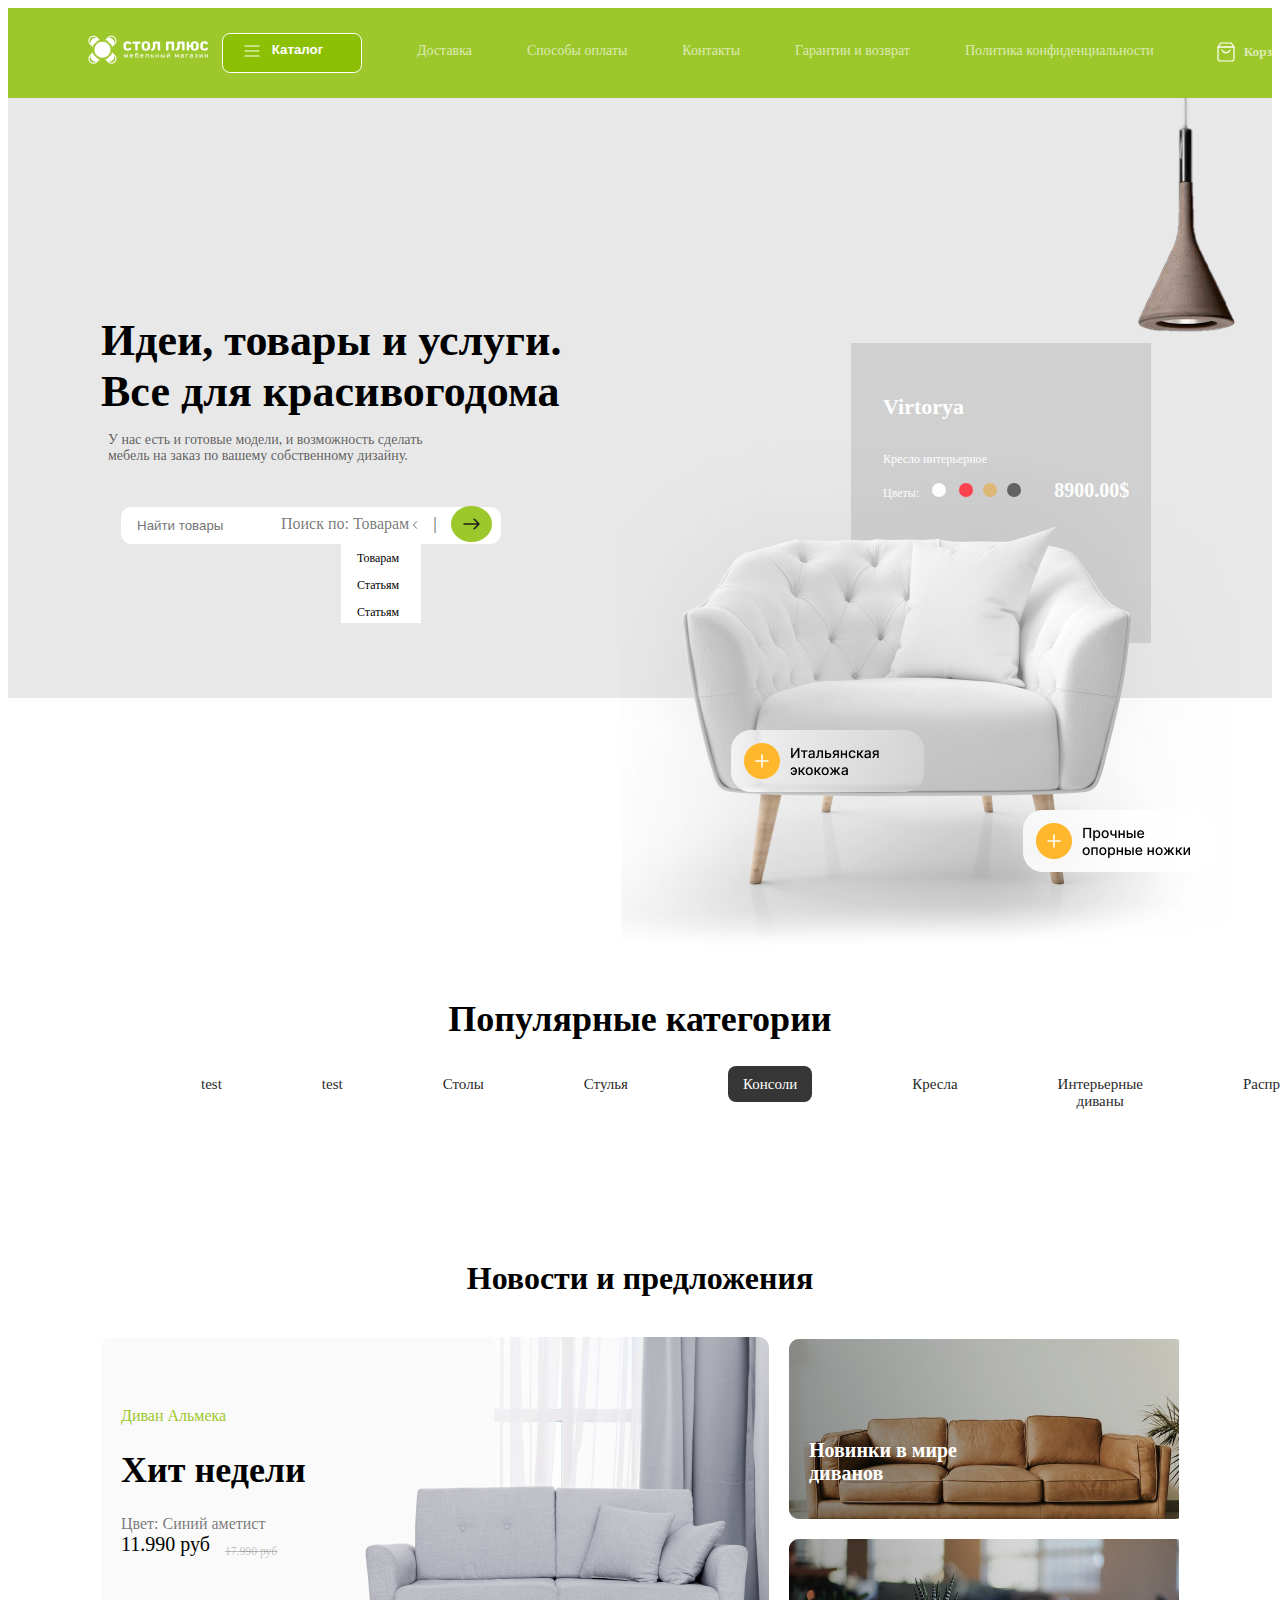
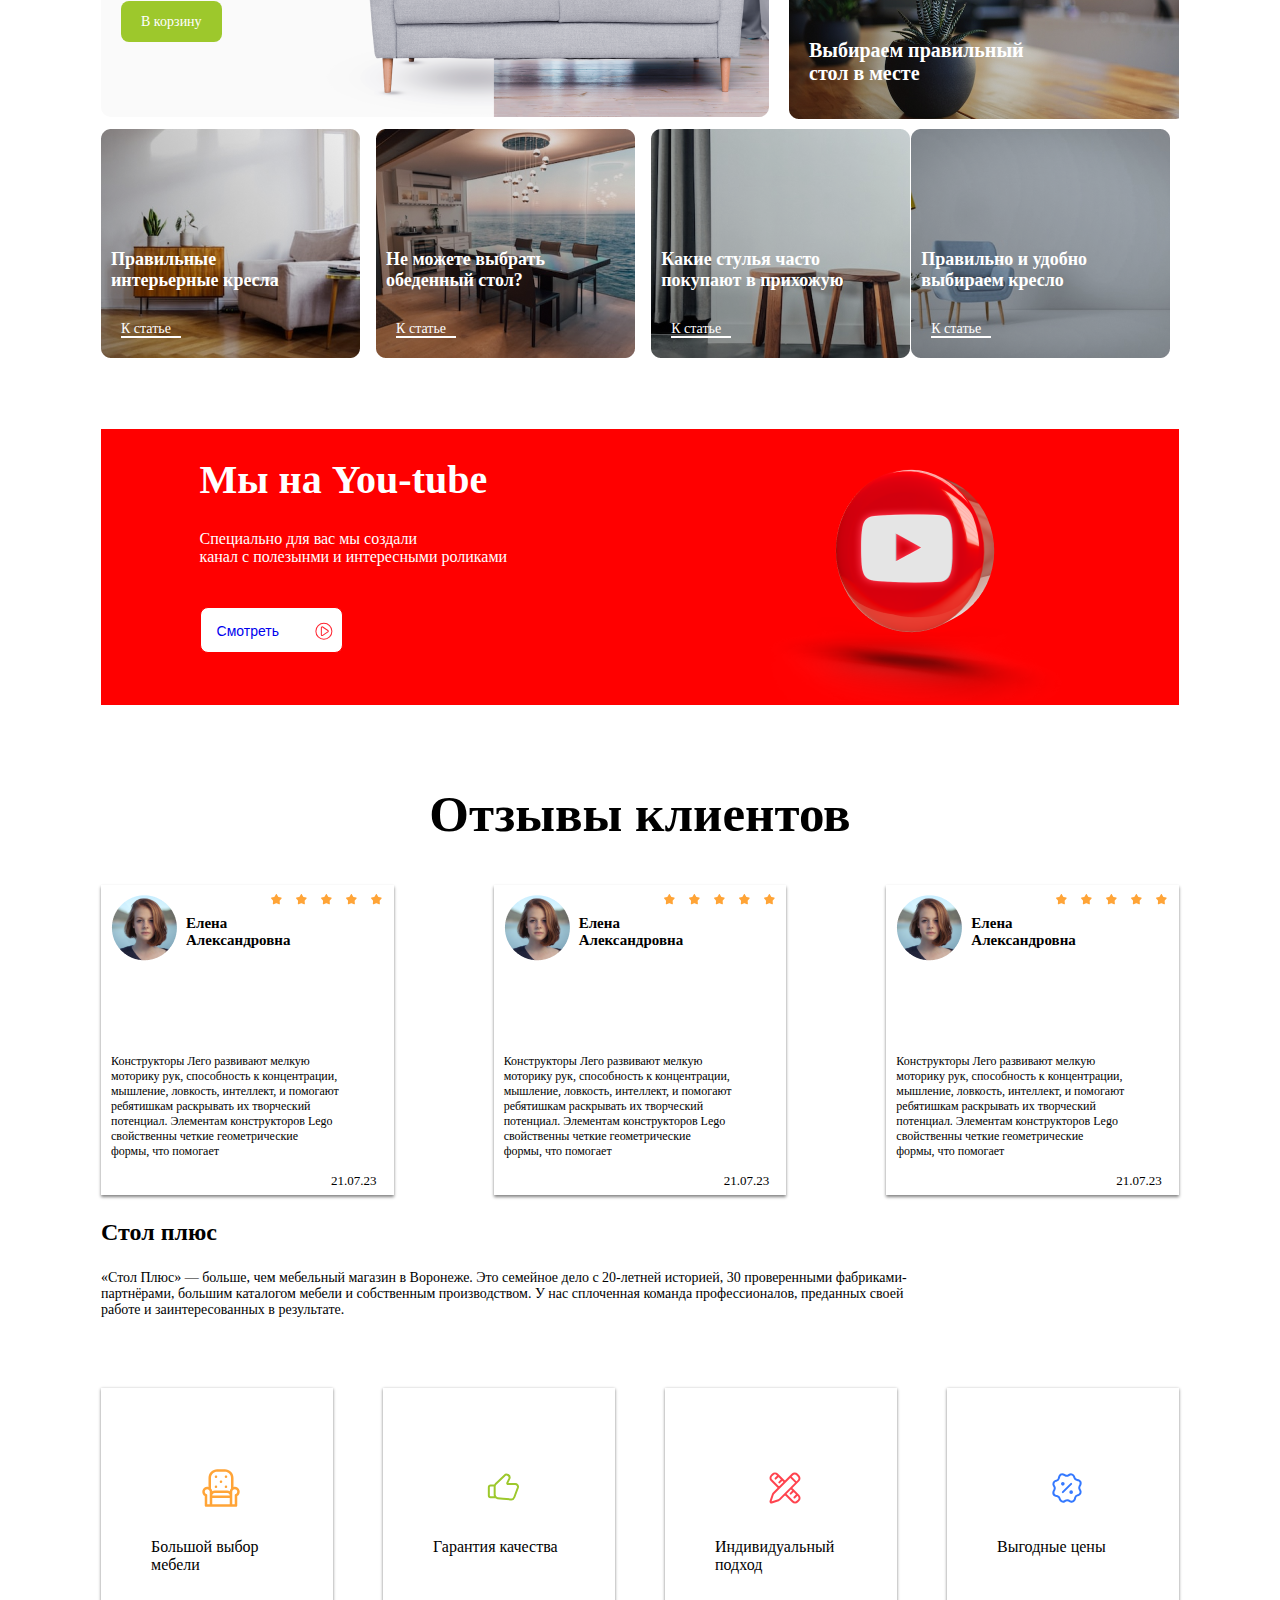
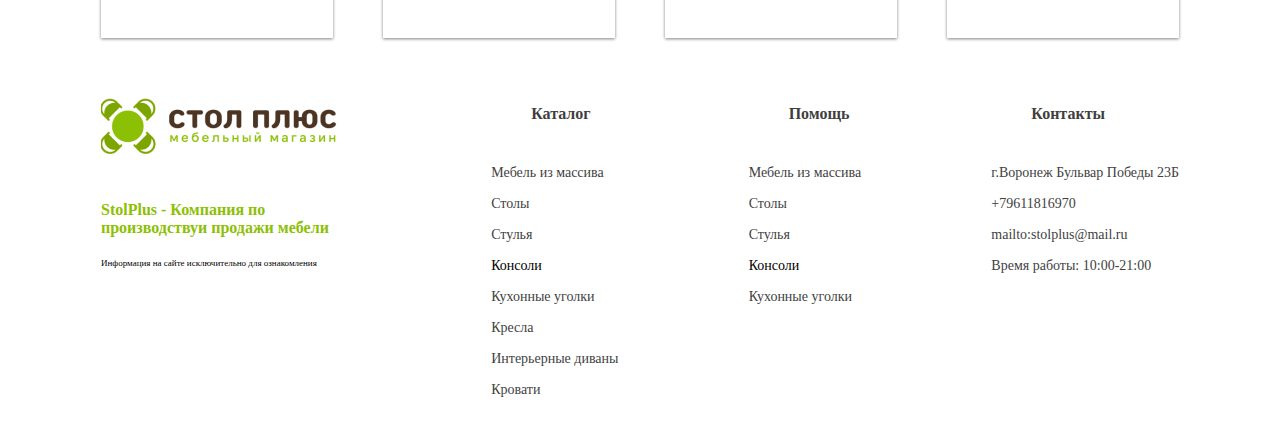
<file: index.html>
<!DOCTYPE html>
<html lang="en">
<head>
    <meta charset="UTF-8">
    <meta http-equiv="X-UA-Compatible" content="IE=edge">
    <meta name="viewport" content="width=device-width, initial-scale=1.0">
    <link rel="stylesheet" href="/style/style.css">
    <link rel="icon" href="/img/Mask group.svg" type="image/x-icon" />
    <title> Table Plus</title>
    
</head>
<body>


    <header class="one">
       
            <main class="head">
                <div class="one-one">
                <div class="one-head">
                 <img src="/img/Mask group (2).png" alt="">
                </div>
                <div class="one-katalog">
                    <button class="one-btn">
                        <img src="/img/menu-hamburger.svg" alt="">
                    <a href="./html/index.htm">

                        <h4 class="one-katalog-1">Каталог</h4>

                    </a>  
                </button>
                </div>  
                <div class="one-menu-ul">
                    <ul class="one-menu-li">
                        <li> <a href="">Доставка</a> </li>
                        <li> <a href="">Способы оплаты</a> </li>
                        <li> <a href="">Контакты</a> </li>
                        <li> <a href="">Гарантии и возврат</a></li>
                        <li> <a href="">Политика конфиденциальности</a></li>
                    </ul>
                </div>
                <div class="one-korzina">
                    <img src="/img/shopping-bag.svg" alt=""> <h5>Корзина</h5>
                </div>
            </div>
            </main>
            <section class="section-one">
                <section class="section-one-img">
                    <img src="/img/Слой 1 1.png" alt="">
                </section>
                 <div class="container">
                <h1 class="section-one-zagalovok">Идеи, товары и услуги. <br>
                    Все для красивогодома</h1>
                    <p class="section-one-text">У нас есть и готовые модели, и возможность сделать <br> мебель на заказ по вашему собственному дизайну.</p>
               
                <div class="section-one-strelka">
                    <span class="section-one-strelka-1"> <  </span>
                    <span class="section-one-strelka-2">></span>
                </div>
                <div class="section-one-input">
                    <input type="text" placeholder="Найти товары">
                </div>
                <div class="second-one-input-span">
                    <span class="second-one-span">Поиск по: Товарам<img src="/img/chevron-top.svg" alt="">       <b>|</b> <div class="section-one-div-strelka"><img src="/img/shape.svg" alt=""></div></span>
                </div>
                <div class="section-one-text3">
                    <p class="section-one-texet-p" >   <a href="">Товарам</a> </p>
                    <p class="section-one-texet-p-1" > <a class="section-one-text-3-a" href="">Статьям</a> </p>
                    <p class="section-one-texet-p-1" > <a class="section-one-text-3-a" href="">Статьям</a> </p>
                </div>
                <div class="section-one-virtoria">
                    <div class="section-one-virtoria-blok">
                        <h4>Virtorya</h4>
                        <span class="section-one-virtoria-blok-span">Кресло интерьерное</p>
                        <span>Цветы: <img src="/Ellipse 3.svg" alt=""> <img src="/Ellipse 4.svg" alt=""><img src="/Ellipse 5.svg" alt=""><img src="/Ellipse 6.svg" alt="">  </span>
                        <span class="section-one-virtoria-num">8900.00$</num>
                    </div>
                </div>
                <div class="section-one-box">
                    <div class="section-one-box-blok">
                        <img src="/870 1.png" alt="">
                        <img class="section-one-box-blok-1" src="/Group 48096148.png" alt="">
                        <img class="section-one-box-blok-2" src="/Group 48096147.png" alt="">
                    </div>
                </div>    

            </div>
            </section>
    </header>
        <section class="two">
            <div class="container">
                <h3 class="two-text-h3">Популярные категории</h3>
                <div class="two-ol">
                    <ol>
                        <li>test</li>
                        <li>test</li>
                        <li>Столы</li>
                        <li>Стулья</li>
                        <li class="two-ol-btn"><a href="">Консоли</a></li>
                        <li>Кресла</li>
                        <li>Интерьерные диваны</li>
                        <li>Распродажа</li>
                    </ol>
                </div>

                 <div class="two-image">
                    <!-- <div class="two-img-image">
                        <img src="/image/4rxja2veeongo6g5n5gsux5x3q0iz7ac-transformed 2.png" alt="">
                        <h5>Стул Венеция</h5>
                        <p>Белый</p>
                        <span>11.990 руб</span>
                    </div>

                    <div class="two-img-image-1">
                        <img src="/image/01.png" alt="">
                        <h5>Стул ALLY VBP-206</h5>
                        <p>Светло бежевый</p>
                        <span>11.990 руб <sub><del>17.990 руб</del></sub></span>
                    </div>

                    <div class="two-img-image">
                        <img src="/image/4rxja2veeongo6g5n5gsux5x3q0iz7ac-transformed 2.png" alt="">
                        <h5>Стул Рио</h5>
                        <p>Велюрово синий</p>
                        <span>14.000 руб</span>
                    </div>

                    <div class="two-img-image">
                        <img src="/image/4rxja2veeongo6g5n5gsux5x3q0iz7ac-transformed 2.png" alt="">
                        <h5>Стул Виктория</h5>
                        <p>Желтый</p>
                        <span>8.500 руб</span>
                    </div> -->
                <!-- </div> 

                <div class="two-image"> -->
                    <!-- <div class="two-img-image">
                        <img src="/image/4rxja2veeongo6g5n5gsux5x3q0iz7ac-transformed 2.png" alt="">
                        <h5>Стул Венеция</h5>
                        <p>Белый</p>
                        <span>11.990 руб</span>
                    </div>

                    <div class="two-img-image-1">
                        <img src="/image/01.png" alt="">
                        <h5>Стул ALLY VBP-206</h5>
                        <p>Светло бежевый</p>
                        <span>11.990 руб <sub><del>17.990 руб</del></sub></span>
                    </div>

                    <div class="two-img-image">
                        <img src="/image/4rxja2veeongo6g5n5gsux5x3q0iz7ac-transformed 2.png" alt="">
                        <h5>Стул Рио</h5>
                        <p>Велюрово синий</p>
                        <span>14.000 руб</span>
                    </div>

                    <div class="two-img-image">
                        <img src="/image/4rxja2veeongo6g5n5gsux5x3q0iz7ac-transformed 2.png" alt="">
                        <h5>Стул Виктория</h5>
                        <p>Желтый</p>
                        <span>8.500 руб</span>
                    </div> -->
                </div>
            </div>
        </section>


    <section class="three">
        <div class="container">
        <h1 class="section-text">Новости и предложения</h1>

        <div class="section-image">
            <div class="section-img">
                <p class="section-text-p">Диван Альмека</p>
                <h1 class="section-zagalovok">Хит недели</h1>
                <span class="section-text-p1">Цвет: Синий аметист</span> <br>
                <span class="section-span">11.990 руб <span class="section-span1"> <sub> <del>17.990 руб</del> </sub> <br> </span>
                <span class="section-knopka"> <a href="">В корзину</a> </span>
            </div>
            <div class="section-img1">
                <div class="img-blok1">
                    <h3 class="section-zogolovok">Новинки в мире <br> диванов</h3>
                </div>

                <div class="img-blok2">
                    <h3 class="section-zogolovok">Выбираем правильный <br> стол в месте</h3>
                </div>
                
            </div>  
        </div>

        <div class="section-blok">
            <div class="section-box">
                <h5>Правильные <br>интерьерные кресла</h5>
                <p class="section-box-text">К статье</p>
                <p class="section-box-border-top"></p>
            </div>
            <div class="section-box1">
                <h5>Не можете выбрать <br>обеденный стол?</h5>
                <p class="section-box-text">К статье</p>
                <p class="section-box-border-top"></p>
            </div>
            <div class="section-box2">
                <h5>Какие стулья часто <br>покупают в прихожую</h5>
                <p class="section-box-text">К статье</p>
                <p class="section-box-border-top"></p>
            </div>
            <div class="section-box3">
                <h5>Правильно и удобно <br>выбираем кресло</h5>
                <p class="section-box-text">К статье</p>
                <p class="section-box-border-top"></p>
            </div>
        </div>


        <div class="section-youtube">
            <div class="section-youtube-text">
                <h1 class="section-youtube-zaga">Мы на You-tube</h1>
                <p class="section-youtube-textP">Специально для вас мы создали <br>
                    канал с полезынми и интересными роликами</p>
                    <button class="section-youtube-knop"> <a href="https://www.youtube.com/@davita-745">Смотреть</a>  <img src="play-circle (1).svg " alt=""> </button>
            </div>
            <div class="section-youtube-img">
                <img src="/image/glowing_youtube_logo_on_a_realistic_3d_circle 1 (1).png" alt="">
            </div>
        </div>
        </div>
    </section>

    <div class="section-four">
        <div class="container">
        <div class="section-four-text">
            <h2>Отзывы клиентов</h2>
        </div>
        <div class="section-otzyv">
            
            <div class="section-otzyv-blok">
                <img src="/image/Mask group (1).png" alt=""><h4>Елена <br> Александровна</h4>
                <div class="iconka-svg">
                    <img src="Star 1.svg" alt="">
                    <img src="Star 1.svg" alt="">
                    <img src="Star 1.svg" alt="">
                    <img src="Star 1.svg" alt="">
                    <img src="Star 1.svg" alt="">
                </div>
                <p>Конструкторы Лего развивают мелкую <br> моторику рук, способность к концентрации, <br> мышление, ловкость, интеллект, и помогают <br> ребятишкам раскрывать их творческий <br> потенциал. Элементам конструкторов Lego <br> свойственны четкие геометрические <br> формы, что помогает </p>
                <span>21.07.23</span>
            </div>
            <div class="section-otzyv-blok1">
                <img src="/image/Mask group (1).png" alt=""><h4>Елена <br> Александровна</h4>
                <div class="iconka-svg">
                    <img src="Star 1.svg" alt="">
                    <img src="Star 1.svg" alt="">
                    <img src="Star 1.svg" alt="">
                    <img src="Star 1.svg" alt="">
                    <img src="Star 1.svg" alt="">
                </div>
                <p>Конструкторы Лего развивают мелкую <br> моторику рук, способность к концентрации, <br> мышление, ловкость, интеллект, и помогают <br> ребятишкам раскрывать их творческий <br> потенциал. Элементам конструкторов Lego <br> свойственны четкие геометрические <br> формы, что помогает </p>
                <span>21.07.23</span>
            </div>
            <div class="section-otzyv-blok1">
                <img src="/image/Mask group (1).png" alt=""> <h4>Елена <br> Александровна</h4>
                <div class="iconka-svg">
                    <img src="Star 1.svg" alt="">
                    <img src="Star 1.svg" alt="">
                    <img src="Star 1.svg" alt="">
                    <img src="Star 1.svg" alt="">
                    <img src="Star 1.svg" alt="">
                </div>
                <p>Конструкторы Лего развивают мелкую <br> моторику рук, способность к концентрации, <br> мышление, ловкость, интеллект, и помогают <br> ребятишкам раскрывать их творческий <br> потенциал. Элементам конструкторов Lego <br> свойственны четкие геометрические <br> формы, что помогает</p>
                <span>21.07.23</span>
            </div>
        </div>
        
        <section class="section-five">
            <div class="section-five-text">
                <h3>Стол плюс</h3>
                <p>«Стол Плюс» — больше, чем мебельный магазин в Воронеже. Это семейное дело с 20-летней историей, 30 проверенными фабриками- <br> партнёрами, большим каталогом мебели и собственным производством. У нас сплоченная команда профессионалов, преданных своей <br> работе и заинтересованных в результате.</p>
            </div>

            <div class="section-five-icons">
                <div class="icons-five1">
                    <img src="armchair-chair-furniture-sofa-svgrepo-com 1.svg" alt="">
                    <p>Большой выбор <br> мебели</p>
                </div>
                <div class="icons-five">
                    <img src="like.svg" alt="">
                    <p>Гарантия качества</p>
                </div>
                <div class="icons-five">
                    <img src="drawing.svg" alt="">
                    <p>Индивидуальный <br> подход</p>
                </div>
                <div class="icons-five">
                    <img src="blob-discount.svg" alt="">
                    <p>Выгодные цены</p>
                </div>
            </div>
        </div>
        </section>

    </div>
    </div>

    <footer>
        <div class="container">
            <div class="footer-ol">
        <div class="footer-img">
           <img src="/img/Стол-плюс-footer-1 1 (1).png" alt="">
            <h4 class="footer-text">StolPlus - Компания по <br> производствуи продажи мебели</h4>
            <p class="footer-text-p">Информация на сайте исключительно для ознакомления</p>
        </div>
        
            <div class="footer-ul">
                <h5 class="footer-zagalovok">Каталог</h5>
                <ul>
                    <li>Мебель из массива</li>
                    <li>Столы</li>
                    <li>Стулья</li>
                    <li class="footer-console">Консоли</li>
                    <li>Кухонные уголки</li>
                    <li>Кресла</li>
                    <li>Интерьерные диваны</li>
                    <li>Кровати</li>
                </ul>
            </div>

            <div class="footer-ul">
                <h5 class="footer-zagalovok">Помощь</h5>
                <ul>
                    <li>Мебель из массива</li>
                    <li>Столы</li>
                    <li>Стулья</li>
                    <li class="footer-console">Консоли</li>
                    <li>Кухонные уголки</li>
                </ul>
            </div>

            <div class="footer-ul">
                <h5 class="footer-zagalovok">Контакты</h5>
                <ul>
                    <li>г.Воронеж Бульвар Победы 23Б</li>
                    <li>+79611816970</li>
                    <li>mailto:stolplus@mail.ru</li>
                    <li>Время работы: 10:00-21:00</li>
                </ul>
            </div>
        </div>
        </div>
    </footer>



    <script src="/js/script.js"></script>
</body>
</html>
</file>
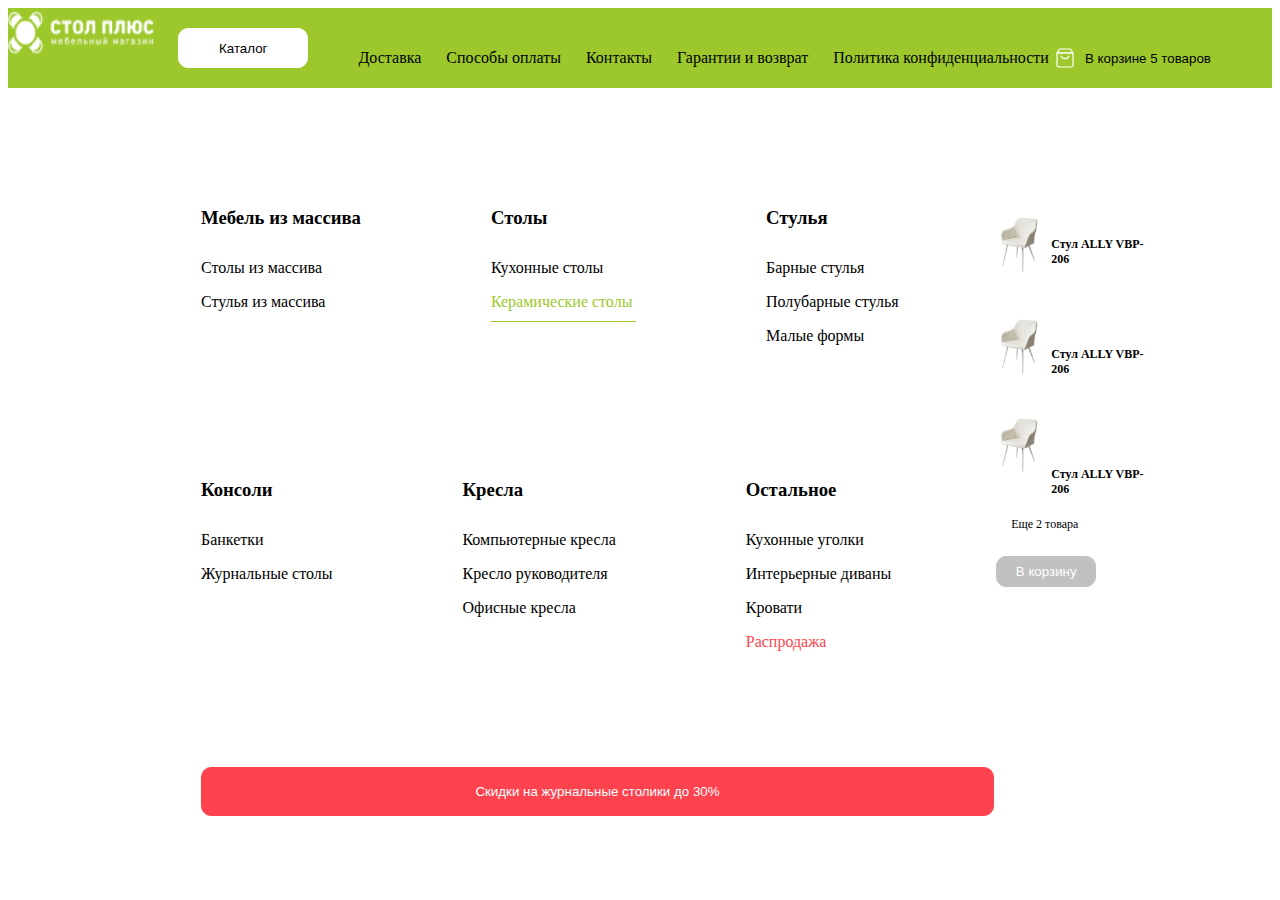
<file: html/index.htm>
<!DOCTYPE html>
<html lang="en">
<head>
    <meta charset="UTF-8">
    <meta name="viewport" content="width=device-width, initial-scale=1.0">
    <title>Document</title>
    <link rel="stylesheet" href="/style/style.css">
    <link rel="stylesheet" href="../index.html">
</head>
<body>
    <header class="header-1">
            <div class="title-1">
         
                <img class="title-img" src="/img/Mask group (4).png" width="150px" height="50px">
                <button class="button-4">Каталог</button>
                <div class="aku-1">
                <ul class="ul-4">
                    <li class="li-1">Доставка</li>
                    <li class="li-2">Способы оплаты</li>
                    <li class="li-3">Контакты</li>
                    <li class="li-4">Гарантии и возврат</li>
                    <li class="li-5">Политика конфиденциальности</li>
                    <button class="korzina"><img class="img-5" src="/shopping-bag.svg" alt=""> <p>В корзине 5 товаров</p> </button>
                </ul>
            </div>
        </div>
        <div class="container">
             <div class="aku-2">
                <div class="put">
              <h3 class="aki-1">Мебель из массива</h3>
              <p class="pishka-1">Столы из массива</p>
              <p class="pishka-2">Стулья из массива</p>
            </div>
            <div class="put-1">
              <h3 class="aki-2">Столы</h3>
              <p class="pishka-3">Кухонные столы</p>
              <p class="pishka-4">Керамические столы</p>
            </div>
            <div class="put-2">
              <h3 class="aki-3">Стулья</h3>
              <p class="pishka-5">Барные стулья</p>
              <p class="pishka-6">Полубарные стулья</p>
              <p class="pishka-7">Малые формы</p>
            </div>
           </div>
           <div class="aku-3">
           <div class="put-3">
            <h3 class="aki-4">Консоли</h3>
            <p class="pishka-8">Банкетки</p>
            <p class="pishka-9">Журнальные столы</p>
        </div>
            <div class="put-4">
            <h3 class="aki-5">Кресла</h3>
            <p class="pishka-10">Компьютерные кресла</p>
            <p class="pishka-11">Кресло руководителя</p>
            <p class="pishka-12">Офисные кресла</p>
        </div>
        <div class="put-5">
            <h3 class="aki-6">Остальное</h3>
            <p class="pishka-13">Кухонные уголки</p>
            <p class="pishka-14">Интерьерные диваны</p>
            <p class="pishka-15">Кровати</p>
            <p class="pishka-16">Распродажа</p>
        </div>
     
             
            <div class="aku-4">
                <img class="stul-1" src="/img/4rxja2veeongo6g5n5gsux5x3q0iz7ac-transformed 1.png" alt="">
                <img class="stul-2" src="/img/4rxja2veeongo6g5n5gsux5x3q0iz7ac-transformed 1.png" alt="">
                <img class="stul-3" src="/img/4rxja2veeongo6g5n5gsux5x3q0iz7ac-transformed 1.png" alt="">
                <h5 class="ashka">Стул ALLY VBP-206</h5>
                <h5 class="ashka-1">Стул ALLY VBP-206</h5>
                <h5 class="ashka-2">Стул ALLY VBP-206</h5>
                <p class="pishka-17">Еще 2 товара</p>
                <button class="button-1">В корзину</button>

             


            </div>
           </div>
           <div class="skidka-1">
            <button class="skidka">Скидки на журнальные столики до 30%</button>
        </div>

           </div>
          
         

       
        
</header>


     <script src="/one.js/app.js"></script>

</body>
</html>
</file>
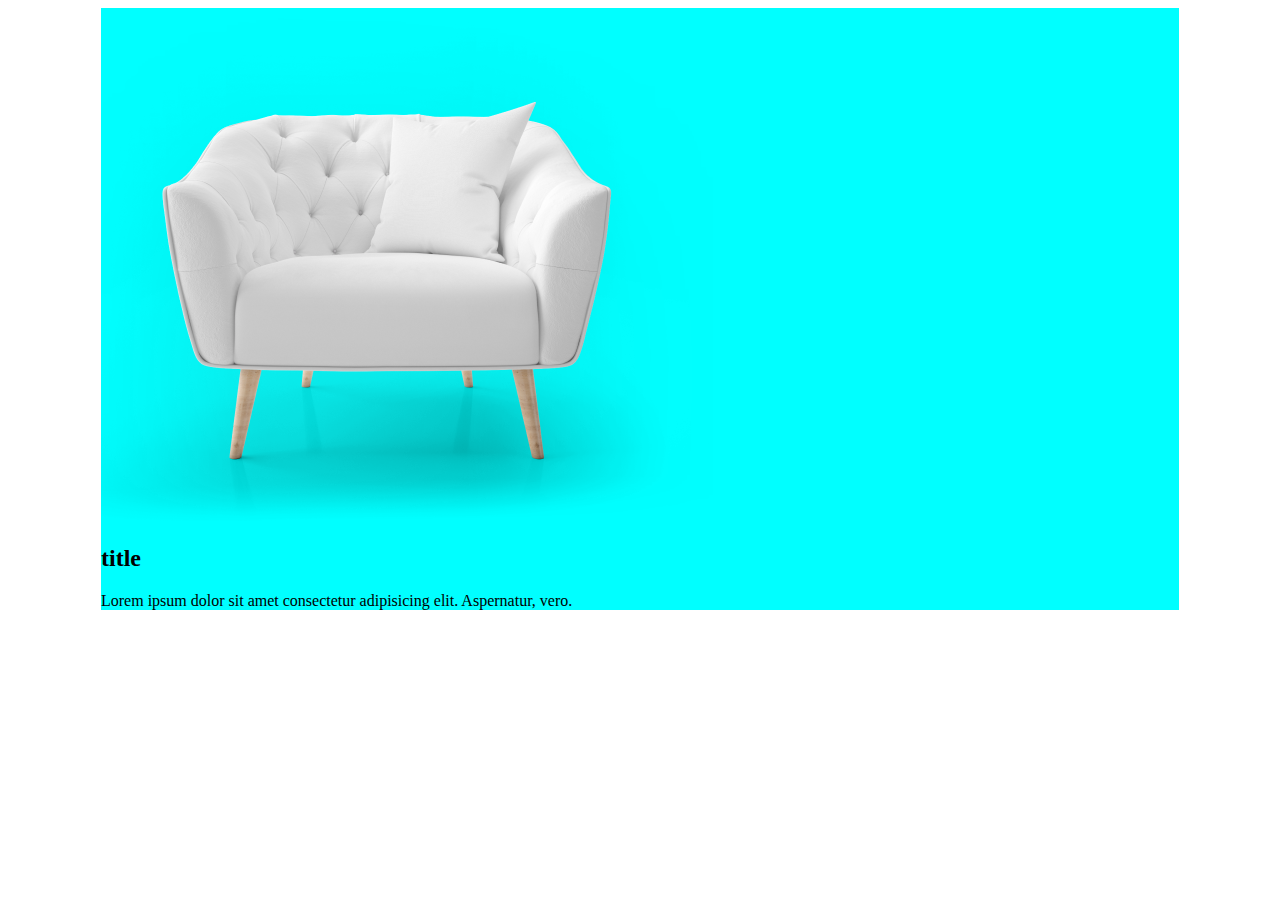
<file: img.html>
<!DOCTYPE html>
<html lang="en">
<head>
    <meta charset="UTF-8">
    <meta http-equiv="X-UA-Compatible" content="IE=edge">
    <meta name="viewport" content="width=device-width, initial-scale=1.0">
    <link rel="stylesheet" href="/style/img.css">
    <link rel="icon" href="/img/Mask group.svg" type="image/x-icon" />
    <title> Table Plus</title>
</head>
<body>
    <header>
        <div class="container">
            <div class="card">
                <div class="box">
                    <img src="./870 1.png" alt="">
                    <div class="title">
                        <h2>title</h2>
                        <p>Lorem ipsum dolor sit amet consectetur adipisicing elit. Aspernatur, vero.
                        </p>
                    </div>
                </div>
            </div>
        </div>
    </header>
    <script src="./js/img.js"></script>
</body>
</html>
</file>
<file: style/style.css>
.ul-4{
    display: flex;
    list-style: none;
    margin-left: 25px;
}
.two-ol ol li:hover{
    color:#8CC004;
}
.li-1{
    margin-left: 25px;

}
.li-2{
    margin-left: 25px;
    
}
.li-3{
    margin-left: 25px;
    
}
.li-4{
    margin-left: 25px;
    
}
.li-5{
    margin-left: 25px;
    
}
.aku-2{
    display: flex;
    margin-top: 100px;
    margin-right: 100px;
    margin-left: 100px;
}
.aku-3{
    display: flex;
    margin-top: 100px;
    margin-right: 100px;
    margin-left: 100px;
    margin-bottom: 100px;

}
.title-1{
    display: flex;
    background: #9DC82C;
    height: 80px;
    
}
.korzina {
    margin-left: 25px;
    margin-top: -4px;
    margin-bottom: 10px;
    background-color:  #9DC82C;
    border-radius: 10px;
    border: 1px solid #9DC82C;
}
.korzina img{
    margin-bottom: 10px;
    margin-left: -155px;
}
.korzina p{
    margin-top: -32px;
    margin-left: 10px;
}
.img-5{
    margin-bottom: -4px;
}


.stul-1{
    position: relative;
    width: 40px;
    margin: 10px;
    margin-left: 200px ;
    

}
.pishka-1{
    margin-top: 30px;
}
.pishka-2{
    margin-top: 15px;
}
.pishka-3{
    margin-top: 30px;
}
.pishka-4{
    color: #9DC82C;
    margin-top: 15px;
}
.pishka-5{
    margin-top: 30px;
}
.pishka-6{
    margin-top: 15px;
}
.pishka-7{
    margin-top: 15px;
}
.pishka-8{
    margin-top: 30px;
}
.pishka-9{
    margin-top: 15px;
}
.pishka-10{
    margin-top: 30px;
}
.pishka-11{
    margin-top: 15px;
}
.pishka-12{
    margin-top: 15px;
}
.pishka-13{
    margin-top: 30px;
}
.pishka-14{
    margin-top: 15px;
}
.pishka-15{
    margin-top: 15px;
}
.pishka-16{
    margin-top: 15px;
    color: #FF434E;
}
.put-1{
    margin: 0 130px;
}

.put-4{
    margin: 0 130px;
}
.aku-4{
width: 50px;
}
.button-4{
    margin-left: 20px;
    height: 40px;
    padding: 0 40px;
    margin-top: 20px;
    border-radius: 10px;
    background-color: #FFFFFF;
    border: 1px solid #FFFFFF;
}
.button-1{
    position: static;
    width: 100px;
    margin-left: 105px;
    margin-top: 20px;
    /* margin: 80px; */
    margin-bottom: 40px;
    padding-top: 20px 0;
    padding: 7px ; 
    color: #fff;
    background-color: #C1C1C1;
    border-radius: 10px;
    border: 1px solid #C1C1C1;
}
.aku-1{
    margin-top: 25px;
}
.aku-4 .ashka{
    position: sticky;
    font-size: 12px;
    width: 100px;
    margin: 200px;
    margin-top: -360px;  
    padding: 20px 0;
    margin-left: 160px;
}
.aku-4 .ashka-1{
    position: sticky;
    font-size: 12px;
    width: 100px;
    margin: 200px;
    margin-top: -240px;  
    padding: 100px 0;
    margin-left: 160px;

   
}
.put-1 .pishka-4{
    border-bottom: 1px solid #9DC82C;
    padding-bottom: 10px;
    width: 145px;
}
.aku-4 .ashka-2{
    position: sticky;
    font-size: 12px;
    width: 100px;
    margin: 200px;
    margin-top: -230px;  
    padding: 20px 0;
    margin-left: 160px;
}
.skidka{
    margin-left: 100px;
    width: 793px;
    height: 49px;
    top: 624px;
    left: 242px;
    border-radius: 10px;
   background-color: #FF434E;
   color: #fff;
   border: 1px solid #FF434E;
}
.aku-4 .stul-1{
    position: sticky;
    margin: 80px;
    padding-top: 15px;
    margin-top: -800px;  
    padding: 20px 0;
    margin-left: 108px;
}
.aku-4 .stul-2{
    position: sticky;
    width: 40px;
    margin: 200px;
    padding-top: 15px;
    margin-top: -300px;  
    padding: 20px 0;
    margin-left: 108px;
}
.aku-4 .stul-3{
    position: sticky;
    width: 40px;
    margin: 80px;
    padding-top: 15px;
    margin-top: -100px;  
    padding: 20px 0;
    margin-left: 108px;
}
 .aku-4 .pishka-17{
    position: sticky;
    font-size: 12px;
    width: 180px;
    height: 7px;
    /* top: 120px; */
   margin-top: -200px;
   margin-left: 120px;
}
*{
    padding: 0;
    box-sizing: border-box;

}

.container{
    /* padding: 0; */
    margin: 0 auto ;
    width: 1078px;
}
.head{
    background: rgba(157, 200, 44, 1);
    height: 90px;
}
.one-one{
    display: flex;
    /* flex-wrap: wrap; */

    /* justify-content: space-between; */
}
.one-menu-li{
    display: flex;
    /* justify-content: space-between; */
    margin-top: 15px;
}
.one-menu-li a:hover{
    color: aquamarine;
    background: #C1C1C1;
    padding: 10px 15px;
    border: 1px solid #C1C1C1;  
}
.one-menu-li li{
    margin-left: 55px;
    list-style: none;
    margin-top: 20px;
    color: white;
    font-weight: 500;
    font-size: 14px;
} 
.one-menu-li li a{
    list-style: none;
    text-decoration: none;
    color: rgba(255, 255, 255, 0.65);
}
.one-katalog-1{
    margin-top: 35px;
    margin-left: 30px;
    position: relative;
    top: -54px;
    margin-right: 19px;
    color: white;
}
.one-btn img{
    position: relative;
    left: -40px;
    top: 5px;
}
.one-head img{
    margin-left: 80px;
    margin-top: 25px;
}
.one-btn a{ 
    text-decoration: none;
}


.one-btn{
    border: 1px solid white;
    background: #8CC004;
    height: 40px; 
    width: 140px;
    margin-top: 25px;
    margin-left: 10px;
    border-radius: 8px;

}
.one-korzina img{
    margin-top: 32px;
    margin-left: 60px;
}
.one-korzina h5{
    position: relative;
    bottom: 46.5px;
    right: -90px;
    color: rgba(255, 255, 255, 0.65);
}


.section-one{
    background:rgba(232, 232, 232, 1);
    padding-top: 20px;
    height: 600px;
}
.section-one-img{
    margin-left: 1130px;
    position: relative;
    bottom: 20px;
}
.section-one-zagalovok{
    padding-top: 50px;
    font-weight: 700;
    font-size: 44px;
    position: relative;
    top: -120px;
    color: rgba(0, 0, 0, 1);
}
.section-one-text{
    position: relative;
    top: -135px;
    left: 7px;
    font-weight: 400;
    font-size: 14px;
    color: rgba(29, 28, 28, 0.7);
}
.section-one-strelka-1{
    font-weight: 900;
    font-size: 30px;
    color: #8CC004;
    position: relative;
    top: -270px;
    left: -170px;
}
.section-one-strelka-2{
    font-weight: 900;
    font-size: 30px;
    color: #8CC004;
    position: relative;
    top: -270px;
    left: 1170px;
}
.section-one-input input{
    width: 380px; 
    padding: 10px 15px;  
    border-radius: 10px;
    margin-left: 20px;
    position: relative;
    top: -140px;
    border: 1px solid white;
}
.second-one-input-span span{
    position: relative;
    top: -175px ;
    left: 180px;
    color: rgba(0, 0, 0, 0.55);
}
.second-one-input-span img{
    position: relative;
    top: 7.5px;
    left: -4px;
    right: 10px;
}

.section-one-div-strelka img{
    border-radius: 50%;
    background: rgba(157, 200, 44, 1);
    padding: 12px 12px;
    position: relative;
    top: -27px;
    left: 170px;
}
.section-one-text3{
    width: 80px;
    height: 85px;
    background: white;
    border: 1px solid white;
    position: relative;
    top: -210px;
    left: 240px;
    padding-left: 15px;
    font-weight: 400;
    font-size: 12px;
}
.section-one-texet-p-1{
    color:rgba(0, 0, 0, 0.55);
    font-weight: 400;
    font-size: 12px;
}
.section-one-text3 a{
    text-decoration: none;
    color: #000000;
}
.section-one-text-3-a{
    color:rgba(0, 0, 0, 0.55)
    ;
}
.section-one-text3 a:hover{
    color: #8CC004;
}
.section-one-virtoria-blok{
   max-width: 300px;
    height: 300px;
    background: rgba(208, 208, 208, 1);
    border: 2px solid rgba(208, 208, 208, 1);
    padding-left: 30px;
    padding-top: 20px;
    color: rgba(255, 255, 255, 1);
}
.section-one-virtoria-blok h4{
    font-weight: 700;
    font-size: 22px;
}
.section-one-virtoria-blok-span span{
    font-weight: 400px;
    font-size: 13px;
}
.section-one-virtoria-blok span{
    font-weight: 300;
    font-size: 12px;
}
 .section-one-virtoria-blok img{
    margin-left: 10px;
}
.section-one-virtoria-blok .section-one-virtoria-num {
    margin-left: 30px;
    font-weight: 700;
    font-size: 20px;
}
.section-one-virtoria-blok{
    position: relative;
    top: -490px;
    right: -750px;
}

.section-one-box{
    position: relative;
    top: -700px;
    left: 520px;
    margin-bottom: 50px;
    height: 400px;
    width: 550px;
}
.section-one-box-blok-1{
    position: relative;
    top: -220px;
    left: 110px;
}
.section-one-box-blok-2{
    position: relative;
    top: -140px;
    left: 205px;
}


.two{
    margin-top: 30px;
    text-align: center;
    margin-top: 50px;
}
.two-image{
    display: grid;
    grid-template-columns: repeat(4, 1fr);   
   
    
       margin-top: 100px;
   } .two-text-h3{
    font-weight: 700;
    font-size: 36px;
    color: rgba(0, 0, 0, 1);
    margin-top: 300px;
}
ol{
    display: flex;
    margin-top: 30px;
 
    text-decoration: none;
    list-style: none;
}
ol li{
    margin-left: 100px;
    font-weight: 500;
    color: rgba(41, 41, 41, 1);
    font-size: 15px;
}
ol .two-ol-btn a{
    padding: 10px 15px;  
    border-radius: 8px;
    background: 
    rgba(54, 54, 54, 1);
    color: white;
    margin-top: -10px;
    border:  rgba(54, 54, 54, 1);
    text-decoration: none;
}

.three{
    margin-top: 50px;
}
.section-image{
    display: flex;
}
.section-text{
    color: black;
    font-weight: 700;
    font-size: 32px;
    text-align: center;
    margin: 40px 0px;
}
.section-img{
    background-image: url('/image/4266915\ 1\ \(1\).png');
    width: 740px;
    height: 380px;
    border-radius: 10px;
}
.section-img p{
    color: #9DC82C;
    font-weight: 400;
    font-size: 16px;
    margin-top: 70px;
    margin-left: 20px;
}
.section-zagalovok{
    margin-left: 20px;
    font-weight: 700;
    font-size: 36px;
}
.section-text-p1{
        color: #0000008A;
    margin-bottom: 20px;
    margin-left: 20px;
}
.section-span{
    font-weight: 700px;
    font-size: 20px;
    color: #000000; 
    padding-bottom: 70px;
    margin-left: 20px;
}
.section-span1{
    color:#00000040;
    font-weight: 300;
    font-size: 14px;
    margin-left: 10px;
}
.section-knopka a{
    text-decoration: none;
    color: #ffffff;
    margin-top: 100px;
}
span  .section-knopka{
    border-radius: 8px;
    background: #9DC82C;
    border: #9DC82C;
    color: white;
    font-weight: 400;
    font-size: 14px;
    padding: 13px 20px;
    margin-top: 100px;
    margin-left: 20px;
    position: relative;
    top: 50px;
   
}
.img-blok1{
    background-image: url('/image/Rectangle\ 89\ \(1\).png');
    width: 390px;
    height: 180px;
    margin-left: 20px;
    margin-top: -18px;
}
.img-blok1 h3{
    padding: 100px 0px 0px 20px;
    color: white;
    font-weight: 700;
    font-size: 20px;
}
.img-blok2{
    background-image: url('/image/Rectangle\ 114\ \(1\).png');
    width: 390px;
    height: 180px;
    margin-left: 20px;
    margin-bottom: 10px;
}
.img-blok2 h3{
    padding: 100px 0px 0px 20px;
    color: white;
    font-weight: 700;
    font-size: 20px;
}
.section-blok{
    display: flex;
}
.section-box{
    background-image: url('/image/Rectangle\ 90\ \(1\).png');
    background-repeat: no-repeat;
    width: 340px;
    height: 300px;
    border-radius: 8px;
}
.section-box1{
    margin-left: 15px;
    margin-right:15px;
    background-image: url('/image/Rectangle\ 115\ \(1\).png');
    background-repeat: no-repeat;
    width: 340px;
    height: 300px;
    border-radius: 8px;
}
.section-box2{
    margin-right: 1 5px;
    background-image: url('/image/Rectangle\ 116\ \(1\).png');
    background-repeat: no-repeat;
    width: 340px;
    height: 300px;
    border-radius: 8px;
}
.section-box3{
    background-image: url('/image/Rectangle\ 117\ \(1\).png');
    background-repeat: no-repeat;
    width: 350px;
    height: 300px;
    border-radius: 8px;
}
.section-blok h5{
    margin-left: 10px;
    margin-top: 120px;
    color: white;
    font-weight: 600;
    font-size: 18px;
}
.section-blok p{
    margin-left: 20px;
    font-weight: 400;
    font-size: 14px;
    color: #ffffff;
}
.section-blok .section-box-border-top{
    border-top: 2px solid white;
    width: 60px;
    position: relative;
    top: -15px;
}
.section-youtube{
    display: flex;
    justify-content: space-around;
    background: red;
    margin-bottom: 80px;
}
.section-youtube-zaga{
    font-weight: 700;
    font-size: 40px;
    color: white;
}
.section-youtube-textP{
    font-weight: 400;
    font-size: 16ox;
    color: white;
    margin-top: 12px;
}
.section-youtube-knop{
    border: 1px solid red;
    background: white;
    color: red;
    font-weight: 400;
    font-size: 14px;
    padding: 13px 8px 13px 16px;
    border-radius: 8px;
    margin-top: 25px;   
}
.section-youtube-knop a:hover{
    color: red; 
}
.section-youtube-knop a{
    text-decoration: none;
}
.section-youtube-knop img{
    margin-left: 30px;
    margin-bottom: -6px;
}
.section-youtube-img{
    margin-top: 10px;
    margin-left: 30px;
}


.section-four{
    margin-bottom: 40px;
    /* background: #F9F9F9; */
}
.container {
    width: 1078px;
    margin: 0 auto;
} 
.section-four-text{
    font-weight: 700;
    font-size: 34px;
    text-align: center;
    margin: 20px 0;
}
.section-otzyv{
    display: flex;
    
}
.section-otzyv-blok{
    box-shadow: 0 2px 3px grey;
    width: 350px;
    height: 310px;
}
.section-otzyv-blok1 {
    box-shadow: 0 2px 3px grey;
    margin-left: 100px;
    width: 350px;
    height: 310px;
}
.section-otzyv-blok h4{
    font-weight: 600;
    font-size: 15px;
    position: relative;
    top: -70px;
    left: 75px;
    padding-left: 10px;
}
.section-otzyv-blok1 h4{
    font-weight: 600;
    font-size: 15px;
    position: relative;
    top: -70px;
    left: 75px;
    padding-left: 10px;
}
.section-otzyv-blok p{
    color:#000000 65%;
    font-weight: 400;
    font-size: 12px;
    margin-top: -10px;
    padding-left: 10px;
}
.section-otzyv-blok1 p{
    color:#000000 65%;
    font-weight: 400;
    font-size: 12px;
    margin-top: -10px;
    padding-left: 10px;
}
.section-otzyv-blok img{
    padding: 10px 0 0 10px;
}
.section-otzyv-blok1 img{
    padding: 10px 0 0 10px;
}
.section-otzyv-blok span{
    margin-left: 230px;
    font-weight: 300;
    font-size: 13px;
    color: #000000 65%;
}
.section-otzyv-blok1 span{
    margin-left: 230px;
    font-weight: 300;
    font-size: 13px;
    color: #000000 65%;
}
.iconka-svg{
    position: relative;
    top: -155px;
    left: 160px;
}
.section-five-text{
    margin-bottom: 70px;
}
.section-five-text h3{
    font-weight: 800;
    font-size: 24px;
    color: #000000;
}   
.section-five-text p{
    font-weight: 400;
    font-size: 14px;
    color: #000000 60%;
}
.section-five-icons{
    display: flex;
    margin-bottom: 30px;
}
.icons-five{
    width: 300px;
    height: 250px;
    box-shadow: 0 1px 3px 0 grey;
    margin-left: 50px;
}
.icons-five img{
    padding-left: 100px;
    padding-top: 80px;
}
.icons-five1 img{
    padding-left: 100px;
    padding-top: 80px;
}
.icons-five p{
    padding-left: 50px;
    padding-top: 10px;
}
.icons-five1 p{
    padding-left: 50px;
    padding-top: 10px;
}
.icons-five1{
    width: 300px;
    height: 250px;
    box-shadow: 0 1px 3px 0 grey;
}

.footer-text{
    color: #8CC004;
    font-weight: 700;
    font-size: 16px;
}
.container {
    width: 1078px;
    margin: 0 auto;
}
.footer-text-p:hover{
    border-bottom: blue 1px solid;  
}
.footer-text-p{
    width: 260px;
    font-weight: 400;
    font-size: 9px;
    color: #000000 70%;
}
.footer-ol{
    display: flex;
    justify-content: space-between;
}
.footer-ul li{
    list-style: none;
    padding-top: 15px;
}

.footer-ul ul li{
    font-weight: 500;
    font-size: 14px;
    color: rgba(63, 63, 63, 1);
    margin-left: -40px;
}
.footer-ul ul .footer-console{
    font-weight: 500;
    font-size: 14px;
    color: black !important; 
}
.footer-ul h5{
    color: rgba(63, 63, 63, 1);
    font-weight: 700;
    font-size: 16px;
}
footer{
    margin-bottom: 30px;
}
</file>
<file: style/img.css>
.container{
    width: 1078px;
    margin: 0 auto;
    background: aqua;
}
</file>
